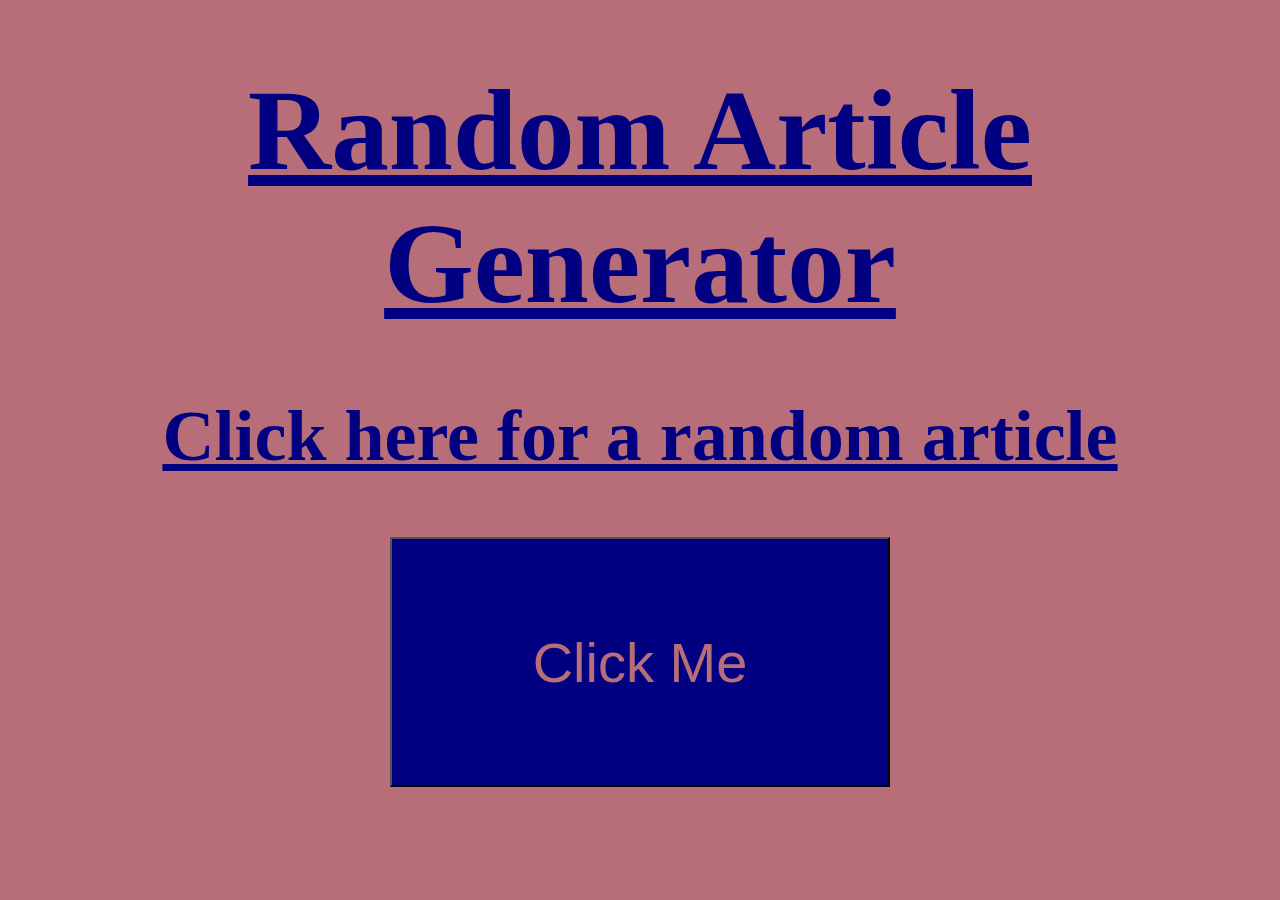
<file: home.html>
<!doctype html>

<head>
<title>Random Article Generator</title>
</head>

<link rel="stylesheet" href="Styles.css">

<body>
<h1 align="center"><BIG><u><b>Random Article Generator</b></u></BIG></h1>										  <!--line 1--> 
<h2 align="center"><u><b>Click here for a random article</b></u></h2>											  <!--line 2-->

<script type="text/javascript">

var links = new Array();
links[0] = "https://www.youtube.com/watch?v=dQw4w9WgXcQ";
links[1] = "https://www.youtube.com/watch?v=dQw4w9WgXcQ";														   //links
links[2] = "https://www.youtube.com/watch?v=dQw4w9WgXcQ";
links[3] = "https://www.youtube.com/watch?v=dQw4w9WgXcQ";

function openLink() {
  var i = Math.floor(Math.random() * links.length);
  parent.location = links[i];
  return false;
}
</script>

<h2 align="center"><button class="button button1" onclick="openLink();" class='btn'>Click Me</button></h2>		   <!--button code-->

</body>
</html>
</file>
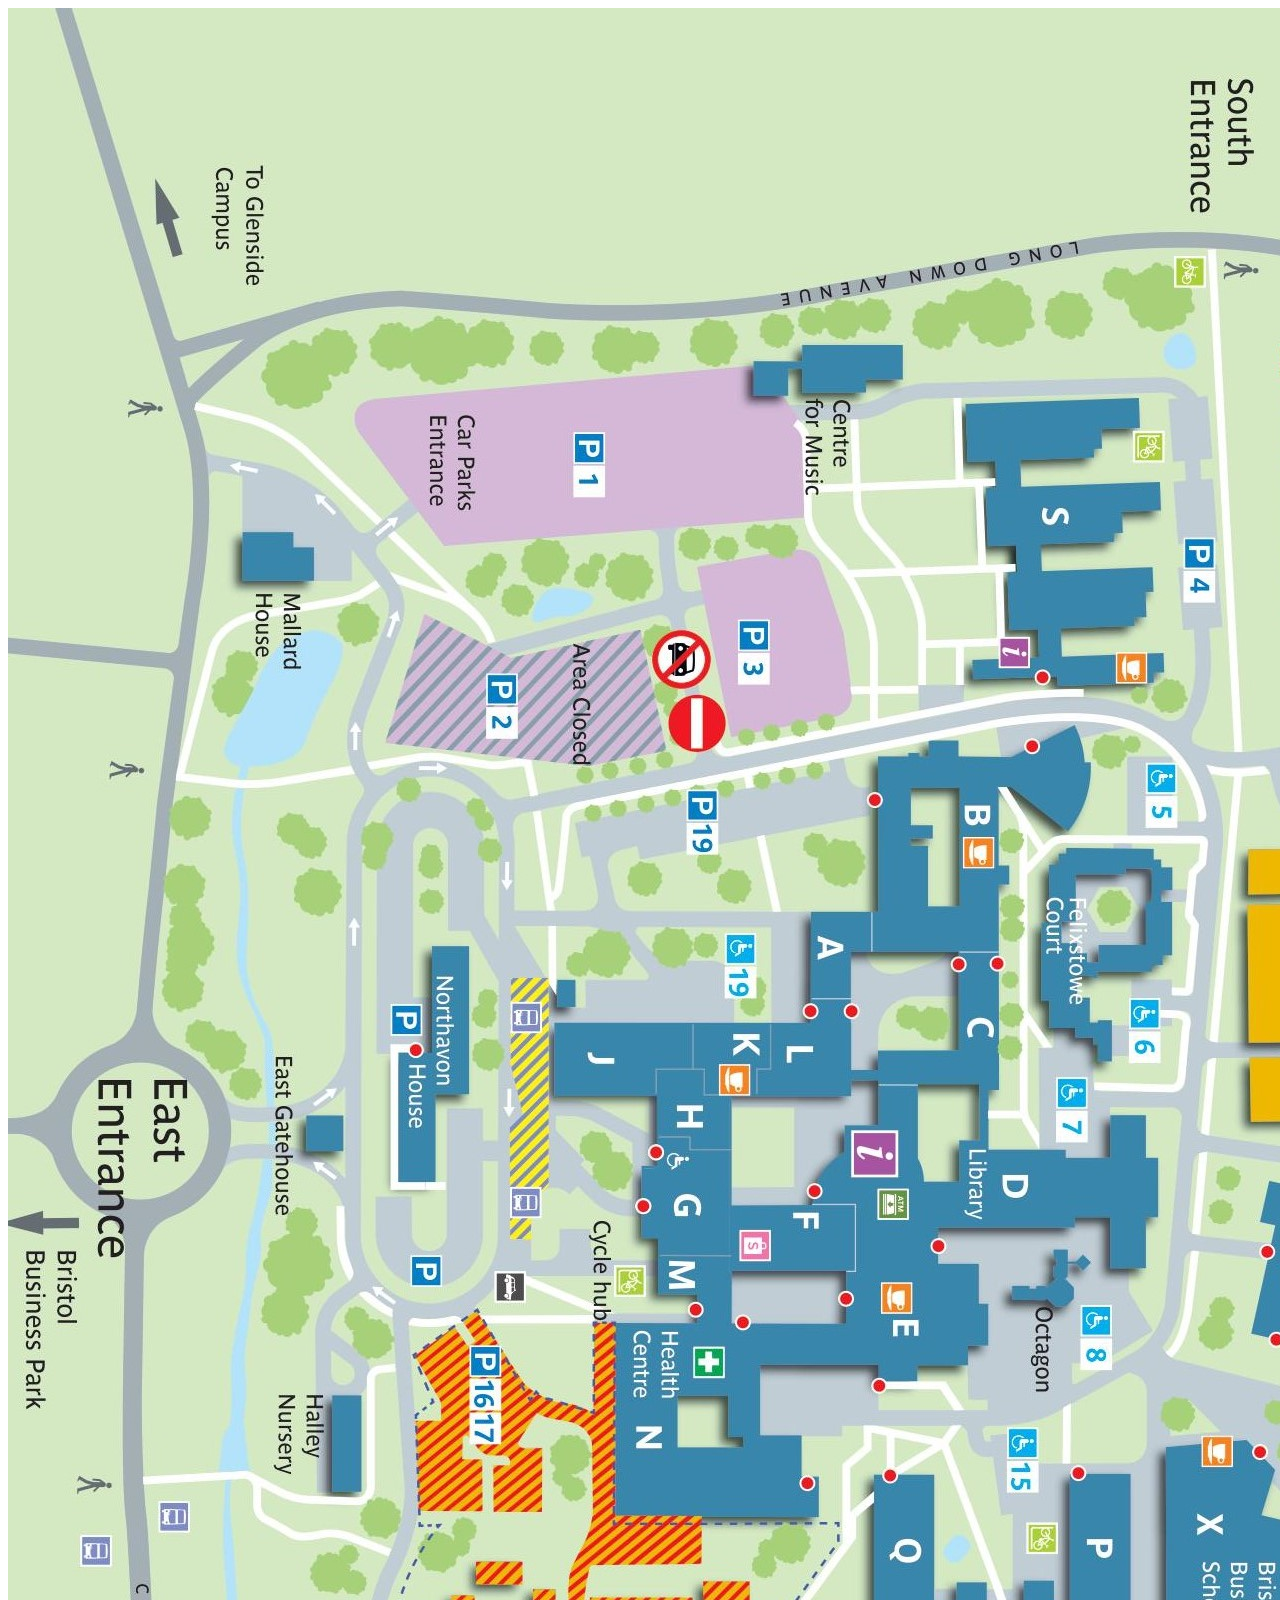
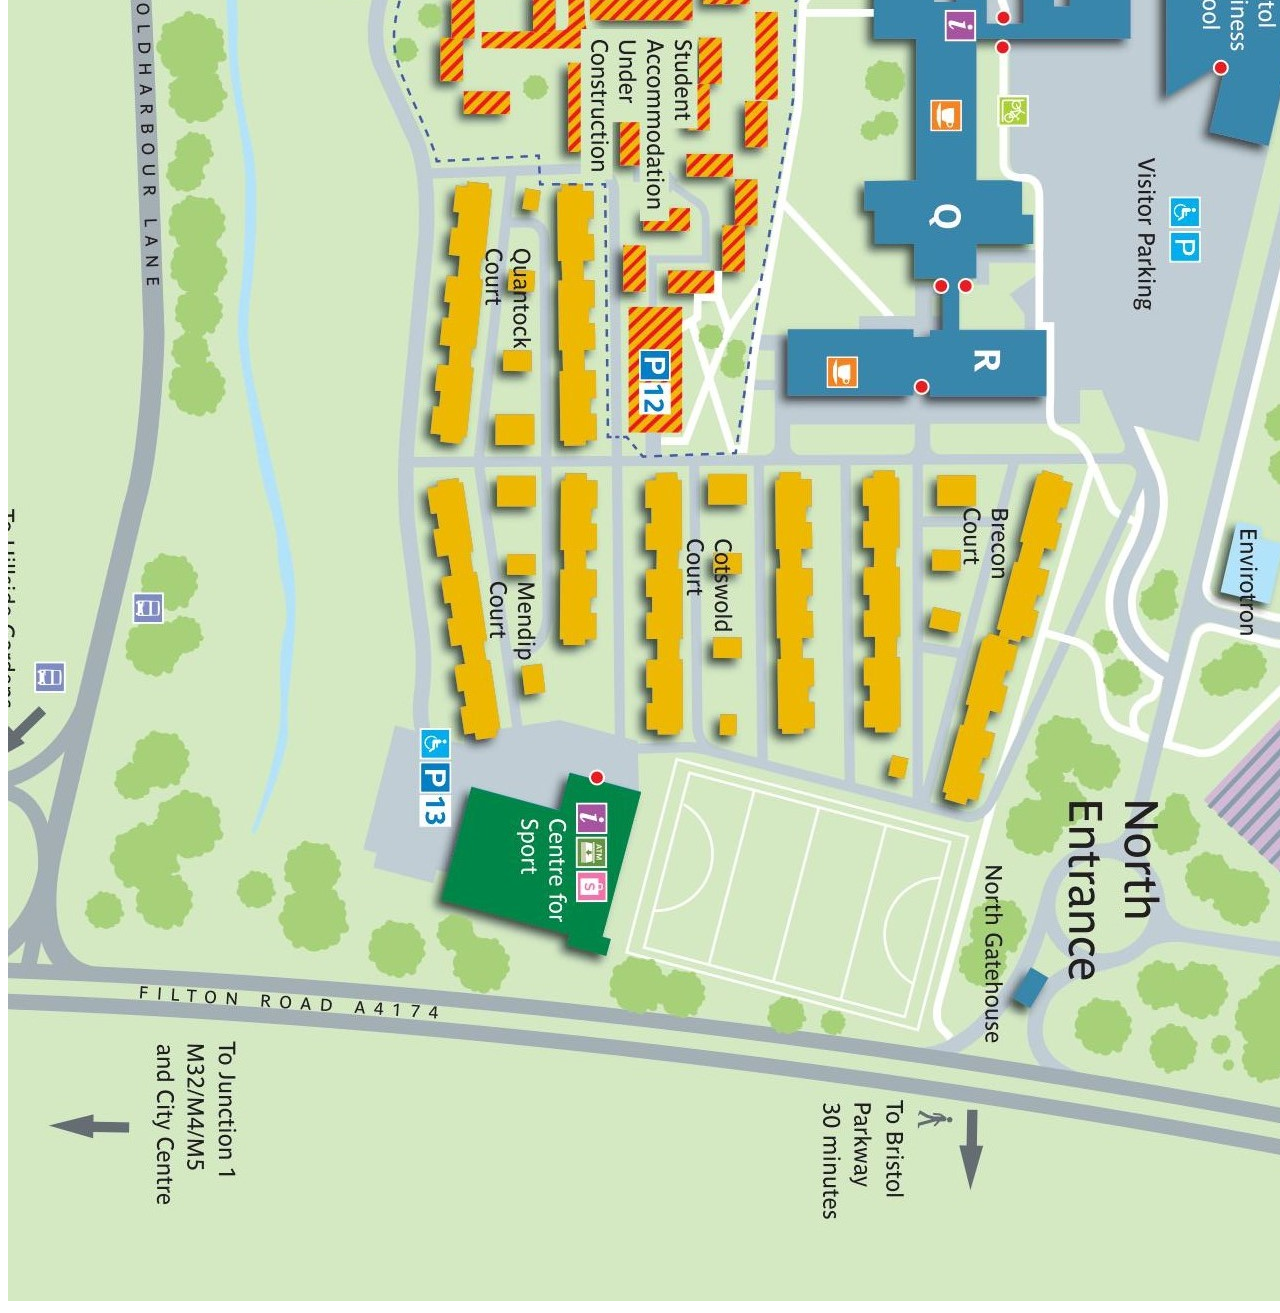
<file: map.html>
<!DOCTYPE html>

<head>
<link rel="shortcut icon" href="Primo.ico" type="image/x-icon">
<title>Web events</title>
<meta name="viewport" content="width=device-width, initial-scale=1" /> 
</head>

<html>

<body>

<div id="wrapper">
    <img src="pics/map.jpg" />
</div>

</body>

</html>
</file>
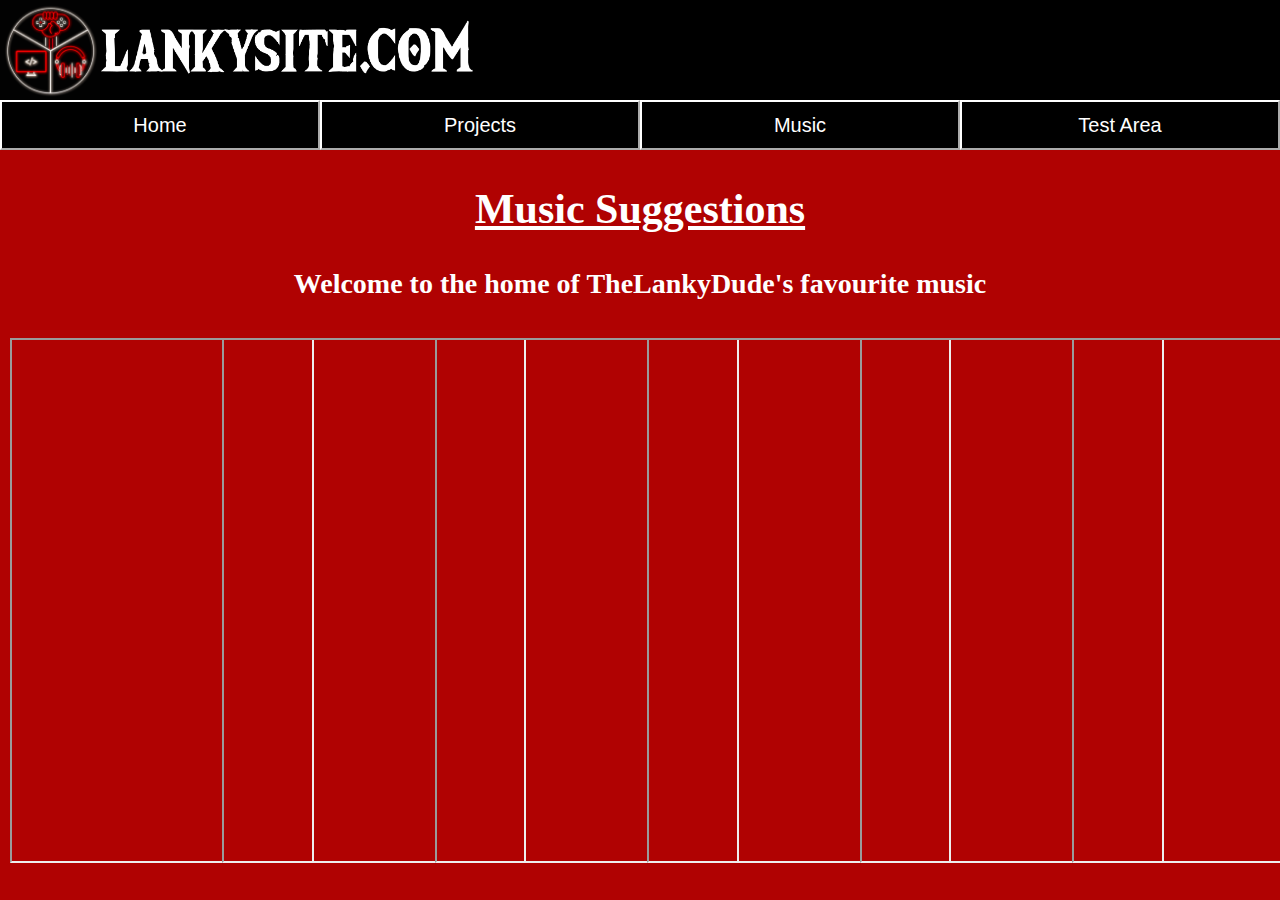
<file: music.html>
<!DOCTYPE html>

<head>
    <link rel="shortcut icon" href="lankysite favicon.ico" type="image/x-icon">
    <title>Music Suggestions</title>
    <meta name="viewport" content="width=device-width, initial-scale=1" />
</head>

<script src="genScript.js"></script>

<link rel="stylesheet" href="genStyles.css">

<link rel="stylesheet" href="specStyles.css">

<html>
<body>

    <div class="header">
        <div class="container">
            <a class="image" align="left" href="https://thelankydude118.github.io"><img class="TLDLogo" src="pics/TLDLogo.png"></a>
            <a class="image" align="left" href="https://thelankydude118.github.io"><img class="URLPic" src="pics/URL.png"></a>
        </div>
    </div>

    <div class="topRow">
        <div class="topColumn">
            <button class="topButton" onclick="btnHomeClick()" style="width:100%">Home</button>
        </div>

        <div class="topColumn">
            <div class="dropdown" style="width:100%">
                <button class="topDropBtn">Projects</button>
                <div class="dropdown-content">
                    <a href="https://thelankydude118.github.io/projects">Coding and Programming</a>
                    <a href="https://thelankydude118.github.io/picEdits">Graphic Design</a>
                </div>
            </div>
        </div>

        <div class="topColumn">
            <button class="topButton" onclick="btnMusicClick()" style="width:100%">Music</button>
        </div>

        <div class="topColumn">
            <button class="topButton" onclick="btnTestClick()" style="width:100%">Test Area</button>
        </div>
    </div>

    <h2 align="center"><u><b>Music Suggestions</b></u></h2>
    <p align="center"><b>Welcome to the home of TheLankyDude's favourite music</b></p>

    <div class="musicRow">
        <div class="musicColumn">
            <iframe src="https://open.spotify.com/embed/album/0FZK97MXMm5mUQ8mtudjuK" height="525" class="spotify"></iframe>
        </div>

        <div class="musicColumn">
            <iframe src="https://open.spotify.com/embed/album/1KsMhtT6PWdFuMCiNLvWmP" height="525" class="spotify"></iframe>
        </div>

        <div class="musicColumn">
            <iframe src="https://open.spotify.com/embed/album/1p64R5tjTpC2oH24YLdQgq" height="525" class="spotify"></iframe>
        </div>

        <div class="musicColumn">
            <iframe src="https://open.spotify.com/embed/album/5dN7F9DV0Qg1XRdIgW8rke" height="525" class="spotify"></iframe>
        </div>

        <div class="musicColumn">
            <iframe src="https://open.spotify.com/embed/playlist/1jouAJsDBQeP9Qu5d8HEz2?utm_source=generator" height="525" class="spotify"></iframe>
        </div>

        <div class="musicColumn">
            <iframe src="https://open.spotify.com/embed/playlist/5eQTzCG6fmZVRKlJoSFVgV?utm_source=generator" height="525" class="spotify"></iframe>
        </div>

</body>
</html>
</file>
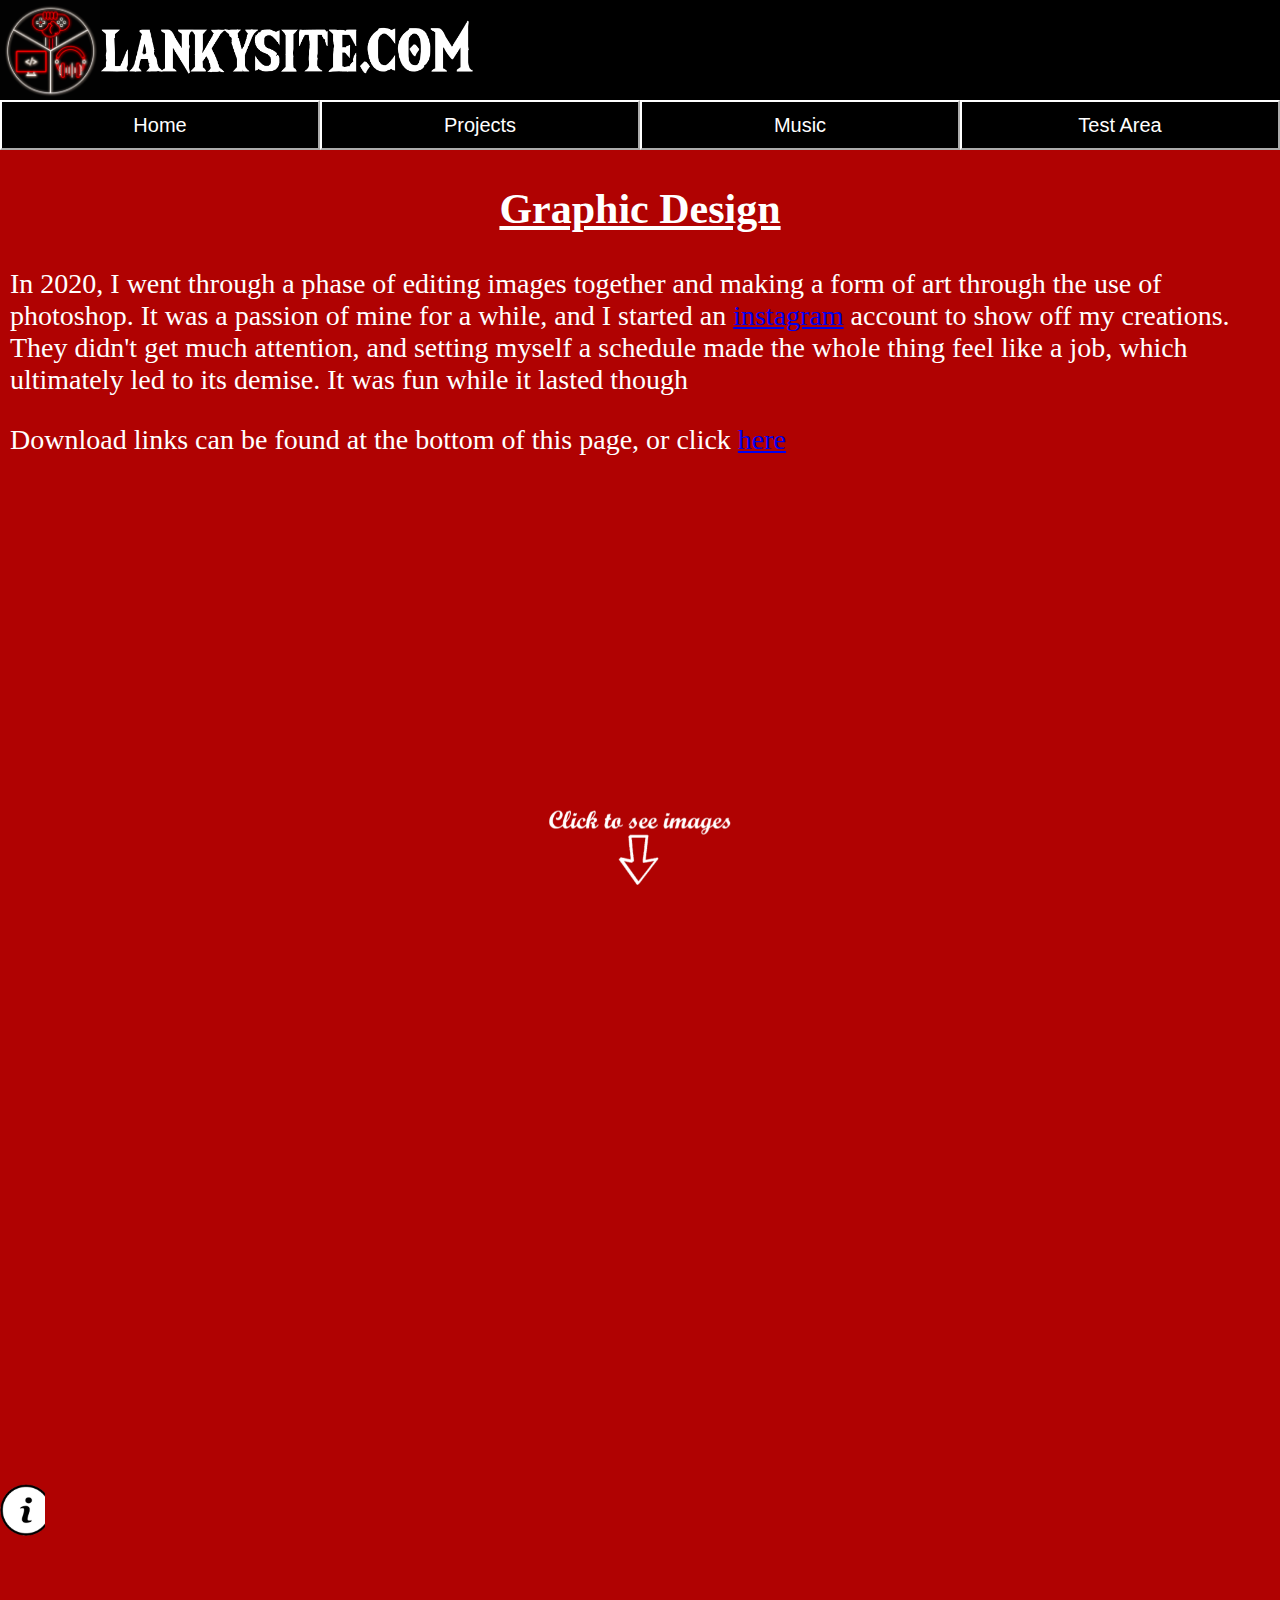
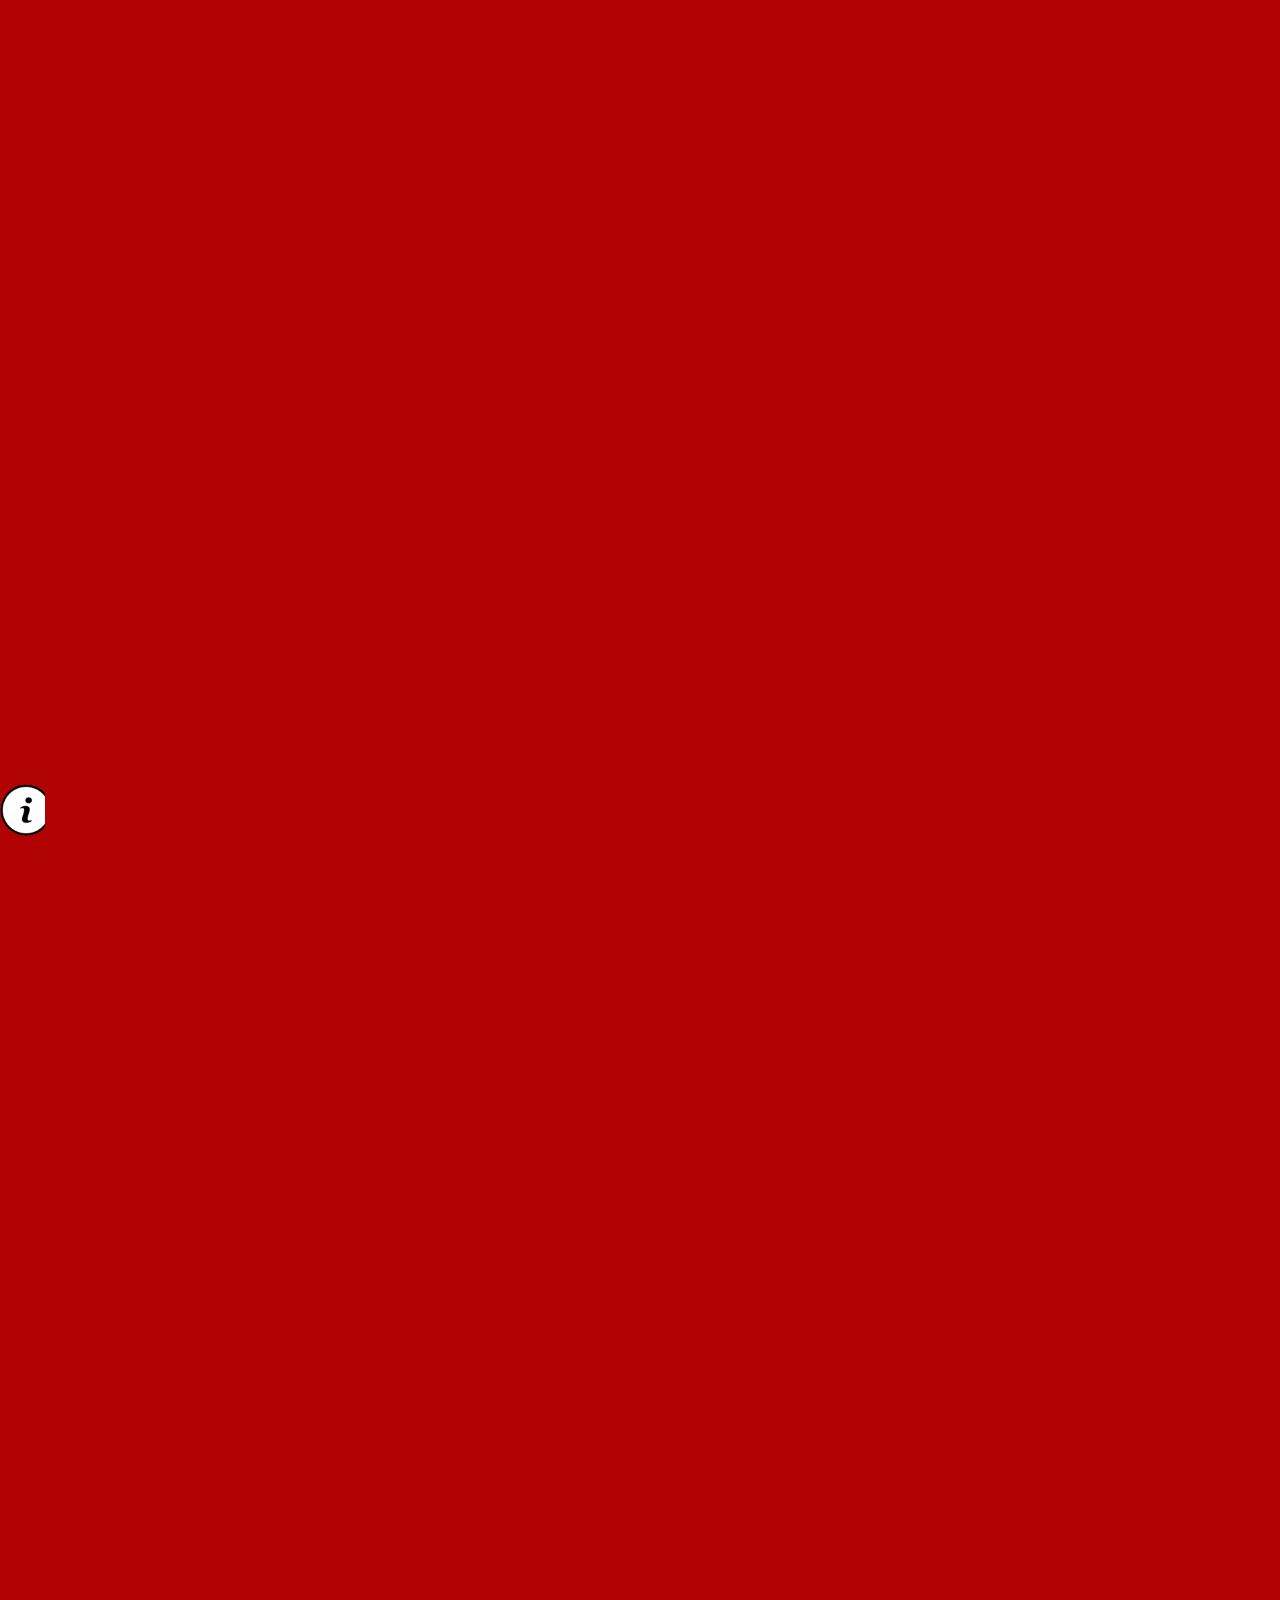
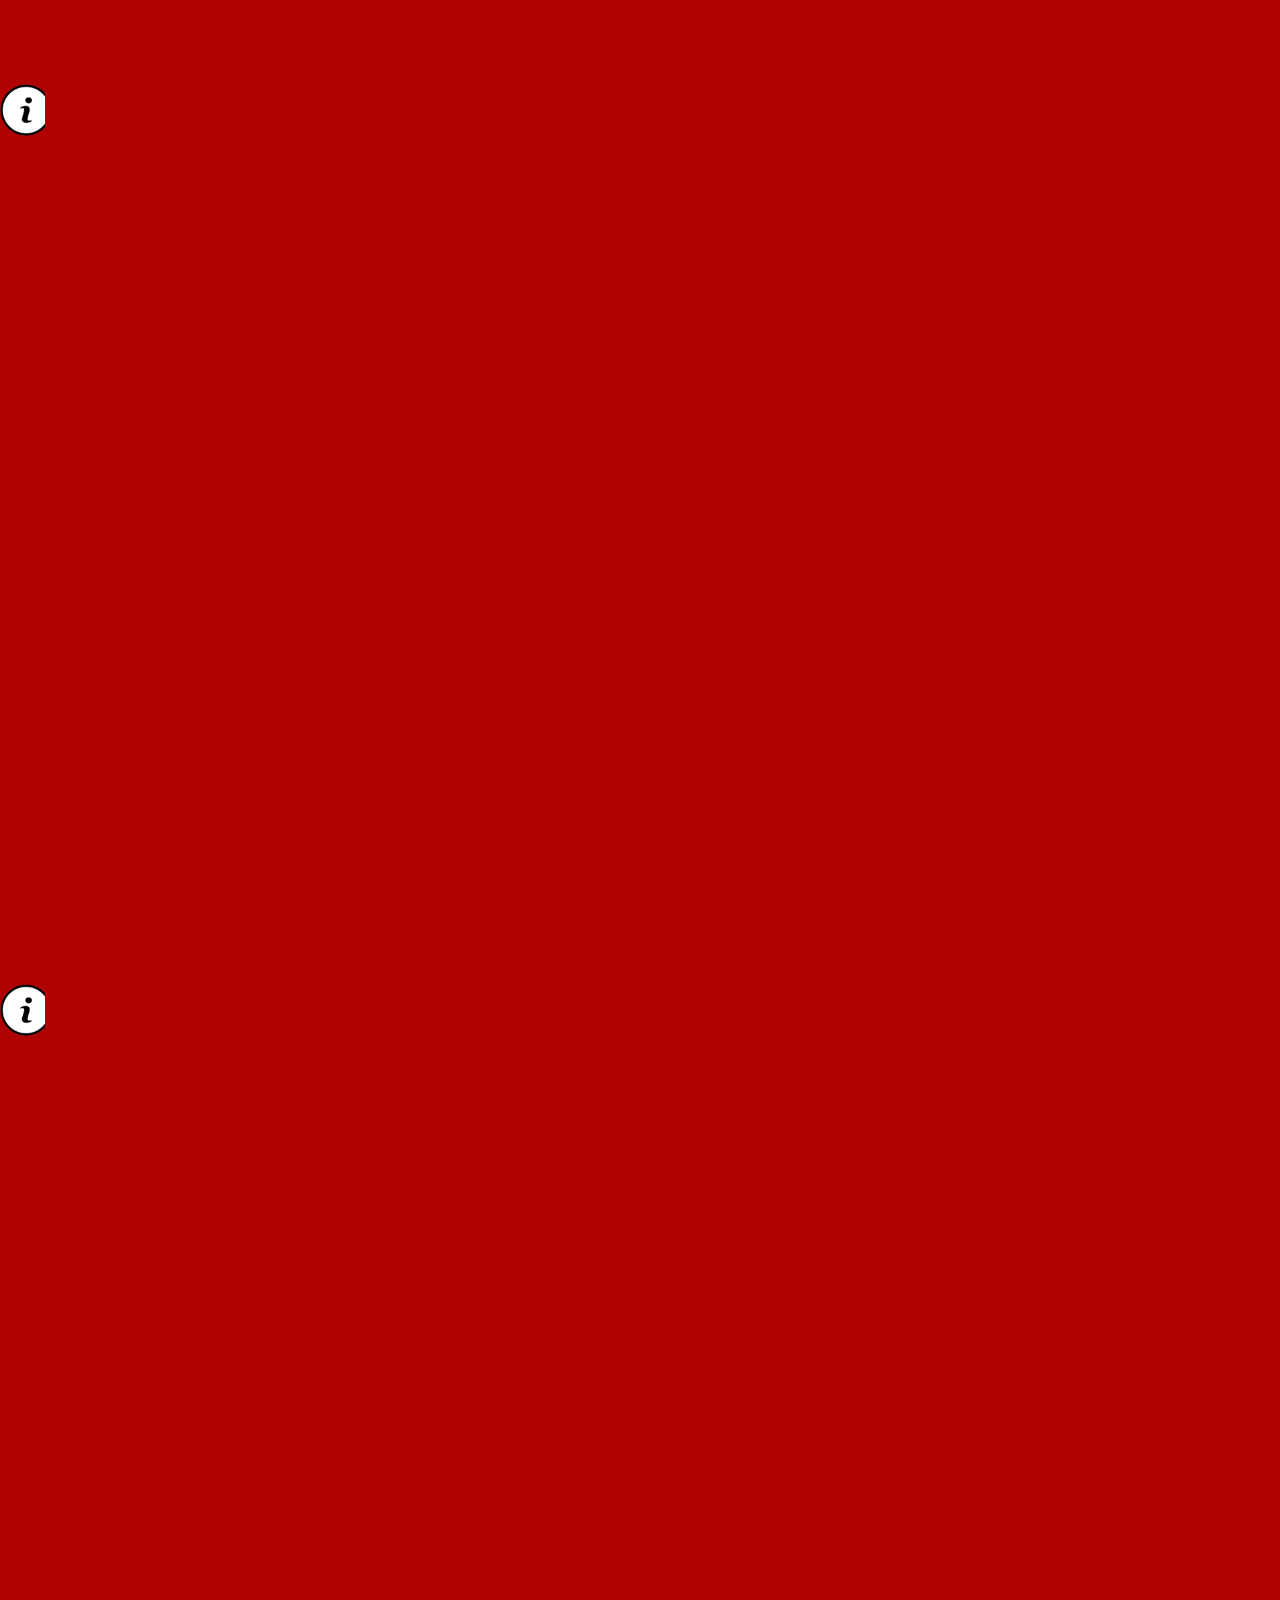
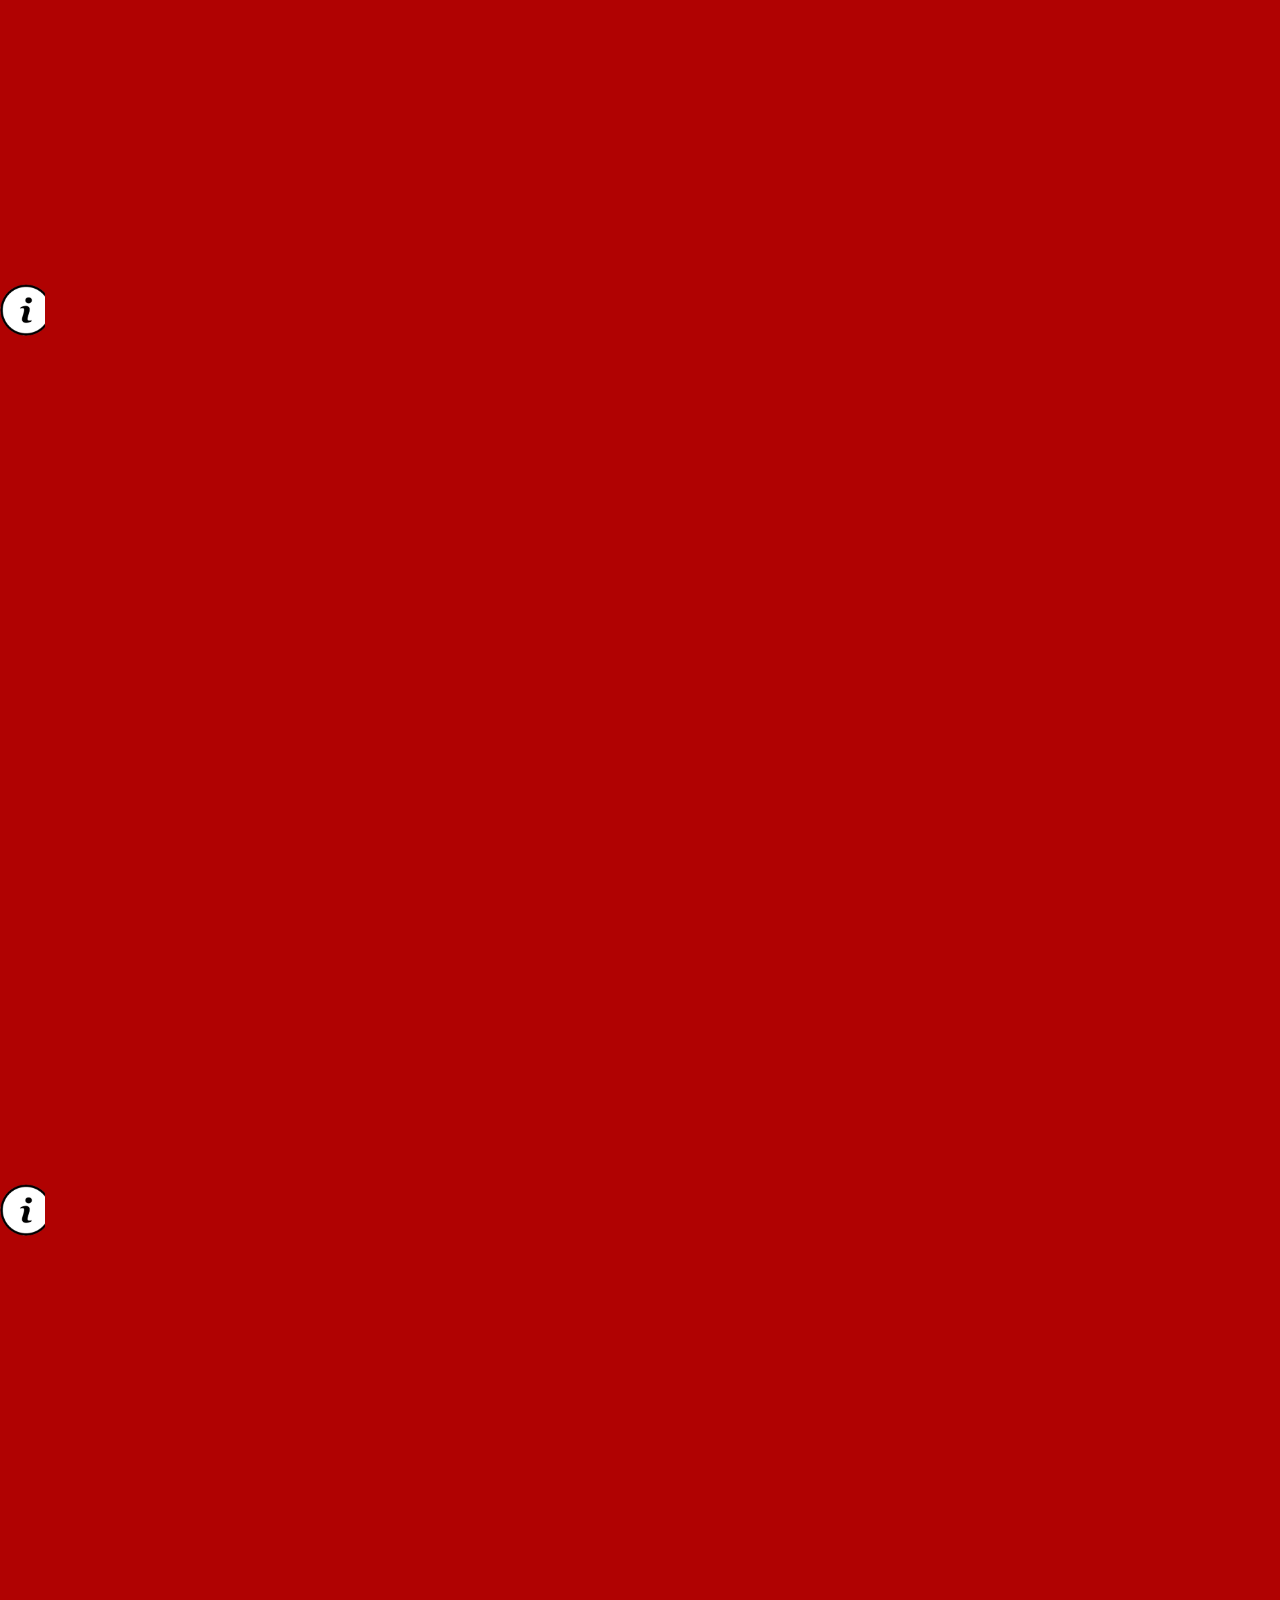
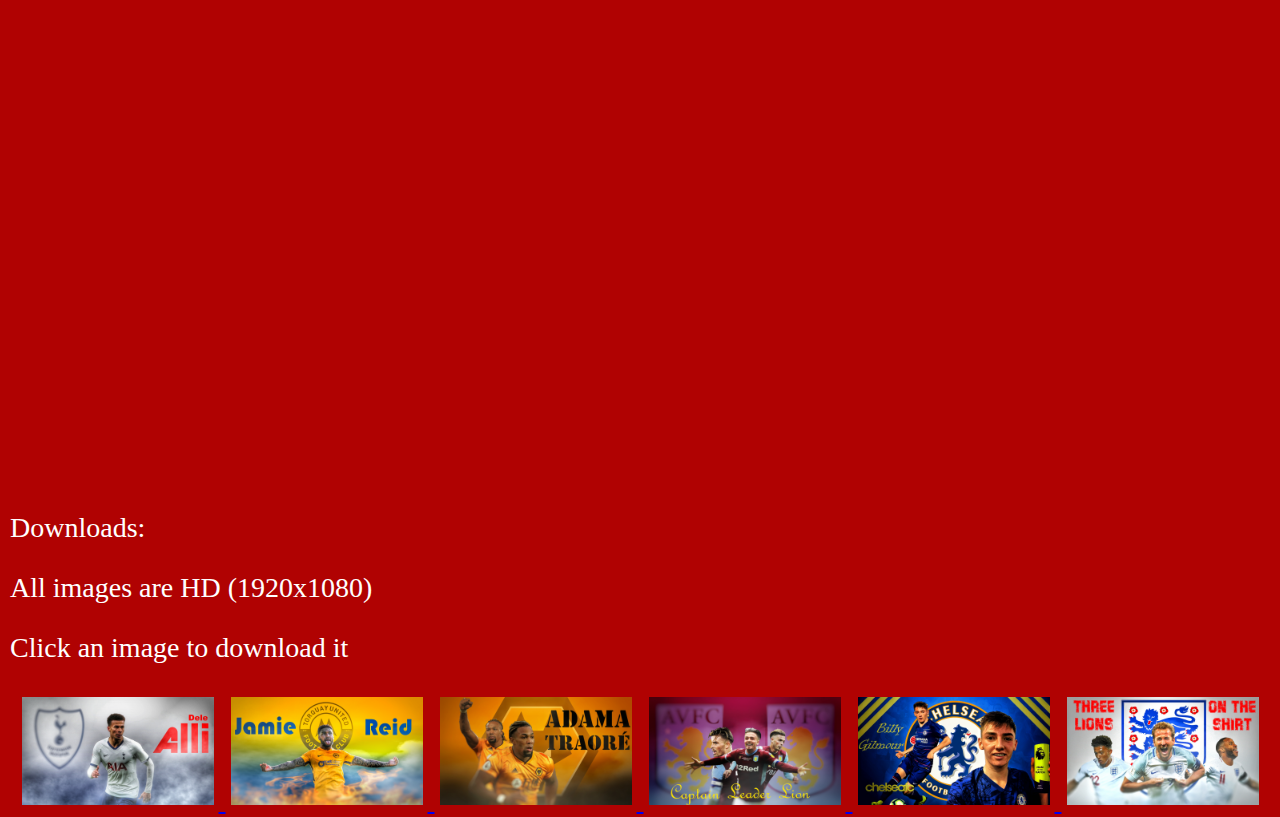
<file: picEdits.html>
<!DOCTYPE html>

<head>
    <link rel="shortcut icon" href="lankysite favicon.ico" type="image/x-icon">
    <title>Graphic Design</title>
    <meta name="viewport" content="width=device-width, initial-scale=1" />
</head>

<script src="genScript.js"></script>

<script src="testScript.js"></script>

<link rel="stylesheet" href="genStyles.css">

<link rel="stylesheet" href="specStyles.css">

<body onscroll="scrollLock()">

    <div class="header">
        <div class="container" id="top">
            <a class="image" align="left" href="https://thelankydude118.github.io"><img class="TLDLogo" src="pics/TLDLogo.png"></a>
            <a class="image" align="left" href="https://thelankydude118.github.io"><img class="URLPic" src="pics/URL.png"></a>
        </div>
    </div>

    <div class="topRow">
        <div class="topColumn">
            <button class="topButton" onclick="btnHomeClick()" style="width:100%">Home</button>
        </div>

        <div class="topColumn">
            <div class="dropdown" style="width:100%">
                <button class="topDropBtn">Projects</button>
                <div class="dropdown-content">
                    <a href="https://thelankydude118.github.io/projects">Coding and Programming</a>
                    <a href="https://thelankydude118.github.io/picEdits">Graphic Design</a>
                </div>
            </div>
        </div>

        <div class="topColumn">
            <button class="topButton" onclick="btnMusicClick()" style="width:100%">Music</button>
        </div>

        <div class="topColumn">
            <button class="topButton" onclick="btnTestClick()" style="width:100%">Test Area</button>
        </div>
    </div>

    <h2 align="center"><u><b>Graphic Design</b></u></h2>
    <p align="left" class="text">
        In 2020, I went through a phase of editing images together and making a form of art through the use of
        photoshop. It was a passion of mine for a while, and I started an <a href="https://www.instagram.com/tldedits/">instagram</a> account to
        show off my creations. They didn't get much attention, and setting myself a schedule made the whole thing feel like a job, which
        ultimately led to its demise. It was fun while it lasted though
    </p>
    <p align="left" class="text">Download links can be found at the bottom of this page, or click <a href="javascript:goToBottom()">here</a></p>
    <div style="height: 1000px"></div>


    <div align="center"><a class="scrollButton" align="center" onclick="btnFirstClick()"><img src="pics/SeeImages.png" style="width:100%" id="btnScroll"></a></div>

    <div class="deleEdit">
        <div class="editsCaption" id="first">
            <h2 align="center"><u><b>Dele Alli</b></u></h2>
            <p align="center">
                <b>
                    My first footballer edit. I chose Dele since he plays for Tottenham and is my favourite player (very
                    unpopular opinion)
                </b>
            </p>
        </div>
    </div>

    <div class="reidEdit">
        <div class="editsCaption">
            <h2 align="center"><u><b>Jamie Reid</b></u></h2>
            <p align="center">
                <b>
                    This one was created for my other best friend. We're from Torquay and Jamie was the Torquay United striker. I didn't
                    watch TUFC very often but it was a fun experience when I did. My friend went to every game though and loved Jamie
                </b>
            </p>
        </div>
    </div>

    <div class="adamaEdit">
        <div class="editsCaption">
            <h2 align="center"><u><b>Adama Traore</b></u></h2>
            <p align="center">
                <b>
                    My next edit was a request from my best mate. His favourite player was Adama. I personally think this one
                    came out better than the previous
                </b>
            </p>
        </div>
    </div>

    <div class="grealishEdit">
        <div class="editsCaption">
            <h2 align="center"><u><b>Jack Grealish</b></u></h2>
            <p align="center">
                <b>
                    This was another request from the Reid fan. The main team he supported was Aston Villa, who Grealish played for at the time
                </b>
            </p>
        </div>
    </div>

    <div class="gilmourEdit">
        <div class="editsCaption">
            <h2 align="center"><u><b>Billy Gilmour</b></u></h2>
            <p align="center">
                <b>
                    This one was a request from a schoolmate (a Chelsea fan) who liked the young player Billy Gilmour
                </b>
            </p>
        </div>
    </div>

    <div class="englandEdit">
        <div class="editsCaption">
            <h2 align="center"><u><b>England National Team</b></u></h2>
            <p align="center">
                <b>
                    I made this one on the day that Euro 2020 was postponed. It was a sad day but I still had fun making the edit
                </b>
            </p>
        </div>
    </div>

    <p align="left" class="text" id="bottom">Downloads:</p>
    <p align="left" class="text" id="bottom">All images are HD (1920x1080)</p>
    <p align="left" class="text" id="bottom">Click an image to download it</p>

    <div align="center">
        <a href="downloads/Edits/DeleEdit.png" download /><img src="pics/Edits/Dele Edit.png" class="downloadPic" />
        <a href="downloads/Edits/ReidEdit.png" download /><img src="pics/Edits/Reid Edit.png" class="downloadPic" />
        <a href="downloads/Edits/AdamaEdit.png" download /><img src="pics/Edits/Adama Edit.png" class="downloadPic" />
        <a href="downloads/Edits/GrealishEdit.png" download /><img src="pics/Edits/Grealish Edit.png" class="downloadPic" />
        <a href="downloads/Edits/GilmourEdit.png" download /><img src="pics/Edits/Gilmour Edit.png" class="downloadPic" />
        <a href="downloads/Edits/EnglandEdit.png" download /><img src="pics/Edits/England Edit.png" class="downloadPic" /></a>
    </div>

</body>
</file>
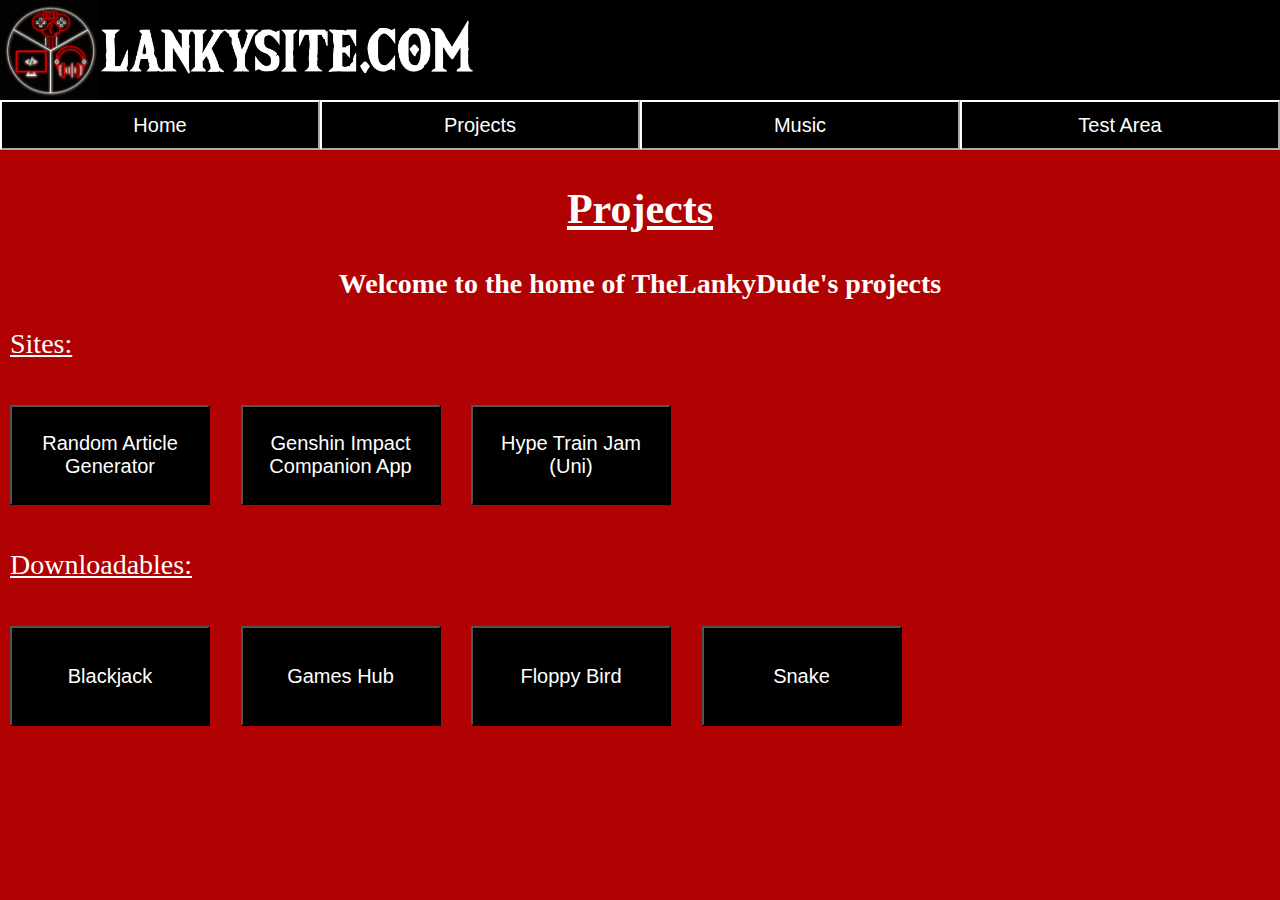
<file: projects.html>
<!DOCTYPE html>

<head>
    <link rel="shortcut icon" href="lankysite favicon.ico" type="image/x-icon">
    <title>Projects</title>
    <meta name="viewport" content="width=device-width, initial-scale=1" />
</head>

<script src="genScript.js"></script>

<link rel="stylesheet" href="genStyles.css">

<link rel="stylesheet" href="specStyles.css">

<html>
<body>

    <div class="header">
        <div class="container">
            <a class="image" align="left" href="https://thelankydude118.github.io"><img class="TLDLogo" src="pics/TLDLogo.png"></a>
            <a class="image" align="left" href="https://thelankydude118.github.io"><img class="URLPic" src="pics/URL.png"></a>
        </div>
    </div>

    <div class="topRow">
        <div class="topColumn">
            <button class="topButton" onclick="btnHomeClick()" style="width:100%">Home</button>
        </div>

        <div class="topColumn">
            <div class="dropdown" style="width:100%">
                <button class="topDropBtn">Projects</button>
                <div class="dropdown-content">
                    <a href="https://thelankydude118.github.io/projects">Coding and Programming</a>
                    <a href="https://thelankydude118.github.io/picEdits">Graphic Design</a>
                </div>
            </div>
        </div>

        <div class="topColumn">
            <button class="topButton" onclick="btnMusicClick()" style="width:100%">Music</button>
        </div>

        <div class="topColumn">
            <button class="topButton" onclick="btnTestClick()" style="width:100%">Test Area</button>
        </div>
    </div>

    <h2 align="center"><u><b>Projects</b></u></h2>
    <p align="center"><b>Welcome to the home of TheLankyDude's projects</b></p>

    <p class="text"><u>Sites:</u></p>

    <h2>
        <button class="btnProj" onclick="openRAG();">Random Article Generator</button>

        <button class="btnProj" onclick="openGenImpComp();">Genshin Impact Companion App</button>

        <button class="btnProj" onclick="openHTJ();">Hype Train Jam (Uni)</button>
    </h2>

    <p class="text"><u>Downloadables:</u></p>

    <h2>
        <button class="btnProj" onclick="downloadBJ();">Blackjack</button>

        <button class="btnProj" onclick="downloadGames();">Games Hub</button>

        <button class="btnProj" onclick="downloadFloppy();">Floppy Bird</button>

        <button class="btnProj" onclick="downloadSnake();">Snake</button>
    </h2>

</body>
</html>
</file>
<file: Styles.css>
:root {
--text-colour: #000080;
}

body {
background-color: #b76e79;
background-size: 100%;
font-size: 48px;
color: var(--text-colour);
}

h1 {
font-family: Ink Free;
}

h2 {
font-family: Copperplate Gothic Light;
}

.button1 {
 height:250px;
    width:500px;
    background: #000080;
    color: #b76e79;
    font-size:56px;
}
</file>
<file: genStyles.css>
@import url('https://fonts.googleapis.com/css2?family=Press+Start+2P&display=swap');

.arcadediv {
    font-family: 'Press Start 2P', cursive;
}

body {
    margin: 0;
    background-color: #b00202;
    background-size: 100%;
    font-size: 28px;
    color: #ffffff;
}

.container {
    display: flex;
    align-items: center;
    justify-content: left;
}

.socialImage {
    order: 1;
    width: 120px;
    height: 120px;
    padding: 10px;
}

.text {
    padding-left: 10px;
    order: 1;
}

.topButton {
    height: 50px;
    background: #000000;
    color: #FFFFFF;
    border-color: #FFFFFF;
    font-size: 20px;
}

.topButton:hover {
    background: #FFFFFF;
    color: #000000;
}

.topDropBtn {
    height: 50px;
    width: 100%;
    background: #000000;
    color: #FFFFFF;
    border-color: #FFFFFF;
    font-size: 20px;
}

.dropdown {
    position: relative;
    display: inline-block;
}

.dropdown-content {
    display: none;
    position: absolute;
    width: 100%;
    background-color: #f1f1f1;
    box-shadow: 0px 8px 16px 0px rgba(0,0,0,0.2);
    z-index: 1;
}

    .dropdown-content a {
        color: black;
        padding: 12px 16px;
        text-decoration: none;
        display: block;
    }

        .dropdown-content a:hover {
            background: #FFFFFF;
            color: #000000;
        }

.dropdown:hover .dropdown-content {
    display: block;
}

.dropdown:hover .topDropBtn {
    background: #FFFFFF;
    color: #000000;
}

.Title {
    font-size: 48px;
}

.btnProj {
    height: 100px;
    width: 200px;
    background: #000000;
    color: #FFFFFF;
    font-size: 20px;
    margin: 10px;
}

.topColumn {
    float: left;
    width: 25%;
}

.topRow::after {
    content: "";
    clear: both;
    display: table;
}

* {
    box-sizing: border-box;
}

.header {
    top: 300px;
    width: inherit;
    background-color: #000000;
    z-index: 1;
    height: 100px;
}

.spotify {
    margin: 10px;
    height: 525px;
}

.downloadPic {
    height: auto;
    width: 15%;
    margin: 5px;
    cursor: pointer;
}

.footer {
    background: black;
    height: 290px;
    width: inherit;
}

.footerRow::after {
    content: "";
    clear: both;
    display: table;
}

.footerColumn {
    float: left;
    width: 33%;
}

.footerPlaceholder {
    height: 100px;
}

.footerText {
    background: none;
    border: none;
    color: #afbab1;
    font-size: 24px;
    cursor: pointer;
}

.copyright {
    font-size: 16px;
    color: white;
    margin: 10px;
}

@media only screen and (max-width: 600px) {

    body {
        margin: 0;
        background-color: #b00202;
        background-size: 100%;
        font-size: 20px;
        color: #ffffff;
    }

    .header {
        top: 300px;
        width: inherit;
        background-color: #000000;
        z-index: 1;
        height: 50px;
    }

    .socialImage {
        order: 1;
        width: 120px;
        height: 120px;
        padding: 10px;
    }

    .text {
        padding-left: 10px;
        order: 1;
    }
}
</file>
<file: specStyles.css>
body, html {
    height: 100%;
}

.pixelBack {
    background-image: url("pics/pixelBack.png");
    background-repeat: repeat;
    background-size: initial;
}

.TLDLogo {
    width: 100px;
    height: 100px;
}

.URLPic {
    width: 375px;
    height: 75px;
}

.musicColumn {
    float: left;
    width: 16.6%;
}

.musicRow::after {
    content: "";
    clear: both;
    display: table;
}

.testParallax {
    /* The image used */
    background-image: url('pics/BOTWWallpaper.jpg');
    /* Full height */
    height: 100%;
    /* Create the parallax scrolling effect */
    background-attachment: fixed;
    background-position: center;
    background-repeat: no-repeat;
    background-size: cover;
}

.editsCaption {
    height: 52px;
    width: 3.5%;
    background-image: url('pics/picInfo.png');
    overflow: hidden;
    background-size: inherit;
    font-size: 0px;
}

    .editsCaption:hover {
        background-image: none;
        height: 300px;
        width: 100%;
        color: #ffffff;
        background-color: #000000;
        text-align: center;
        padding: 5px 80px;
        text-align: justify;
        font-size: inherit;
    }

.scrollButton {
    position: fixed;
    bottom: 5px;
    align-self: center;
    width: 200px;
    margin-left: -100px;
    background: transparent;
    cursor: pointer;
}

.deleEdit {
    background-image: url('pics/Edits/Dele Edit.png');
    height: 100%;
    background-attachment: fixed;
    background-position: center;
    background-repeat: no-repeat;
    background-size: cover;
}

.reidEdit {
    background-image: url('pics/Edits/Reid Edit.png');
    height: 100%;
    background-attachment: fixed;
    background-position: center;
    background-repeat: no-repeat;
    background-size: cover;
}

.adamaEdit {
    background-image: url('pics/Edits/Adama Edit.png');
    height: 100%;
    background-attachment: fixed;
    background-position: center;
    background-repeat: no-repeat;
    background-size: cover;
}

.grealishEdit {
    background-image: url('pics/Edits/Grealish Edit.png');
    height: 100%;
    background-attachment: fixed;
    background-position: center;
    background-repeat: no-repeat;
    background-size: cover;
}

.gilmourEdit {
    background-image: url('pics/Edits/Gilmour Edit.png');
    height: 100%;
    background-attachment: fixed;
    background-position: center;
    background-repeat: no-repeat;
    background-size: cover;
}

.englandEdit {
    background-image: url('pics/Edits/England Edit.png');
    height: 100%;
    background-attachment: fixed;
    background-position: center;
    background-repeat: no-repeat;
    background-size: cover;
}

@media only screen and (max-width: 768px) {
    .TLDLogo {
        width: 50px;
        height: 50px;
    }

    .URLPic {
        width: 190px;
        height: 38px;
    }

    .musicColumn {
        float: left;
        width: 100%;
    }

    .musicRow::after {
        content: "";
        clear: both;
        display: table;
    }
}
</file>
